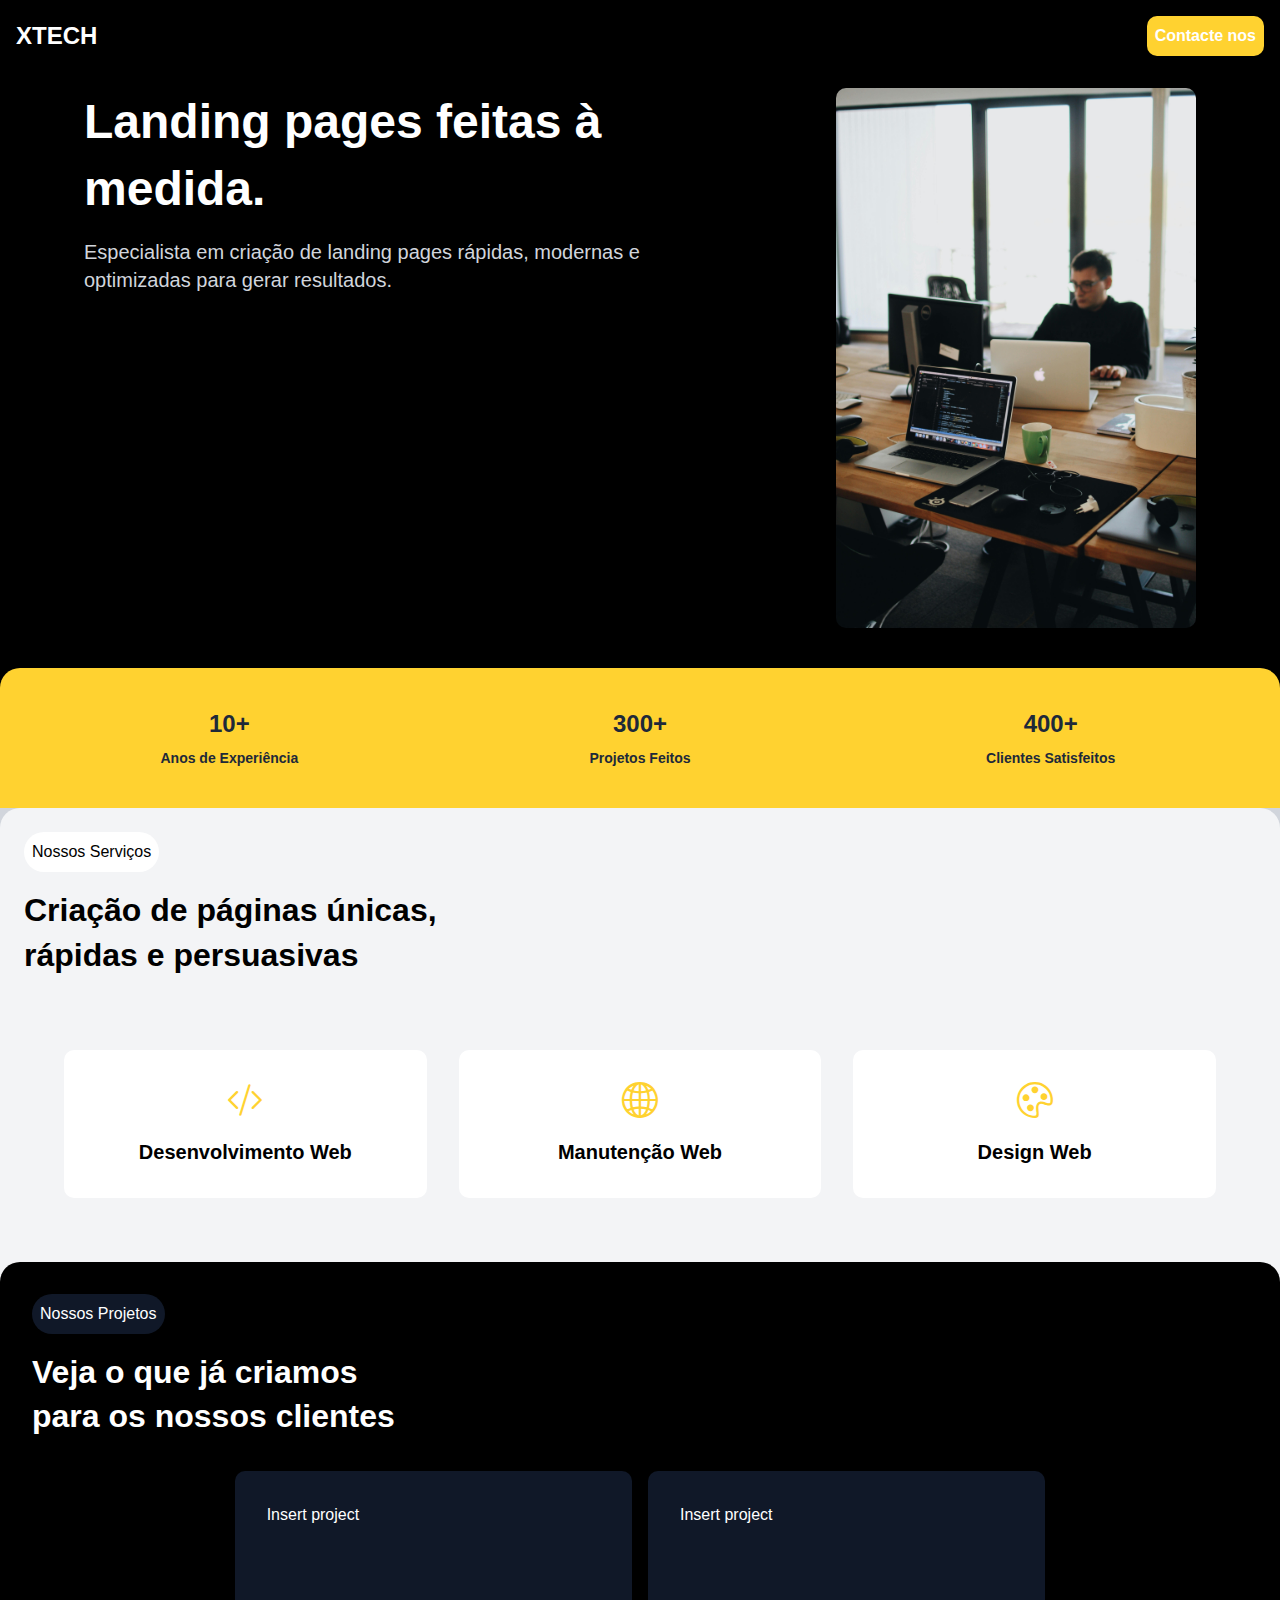
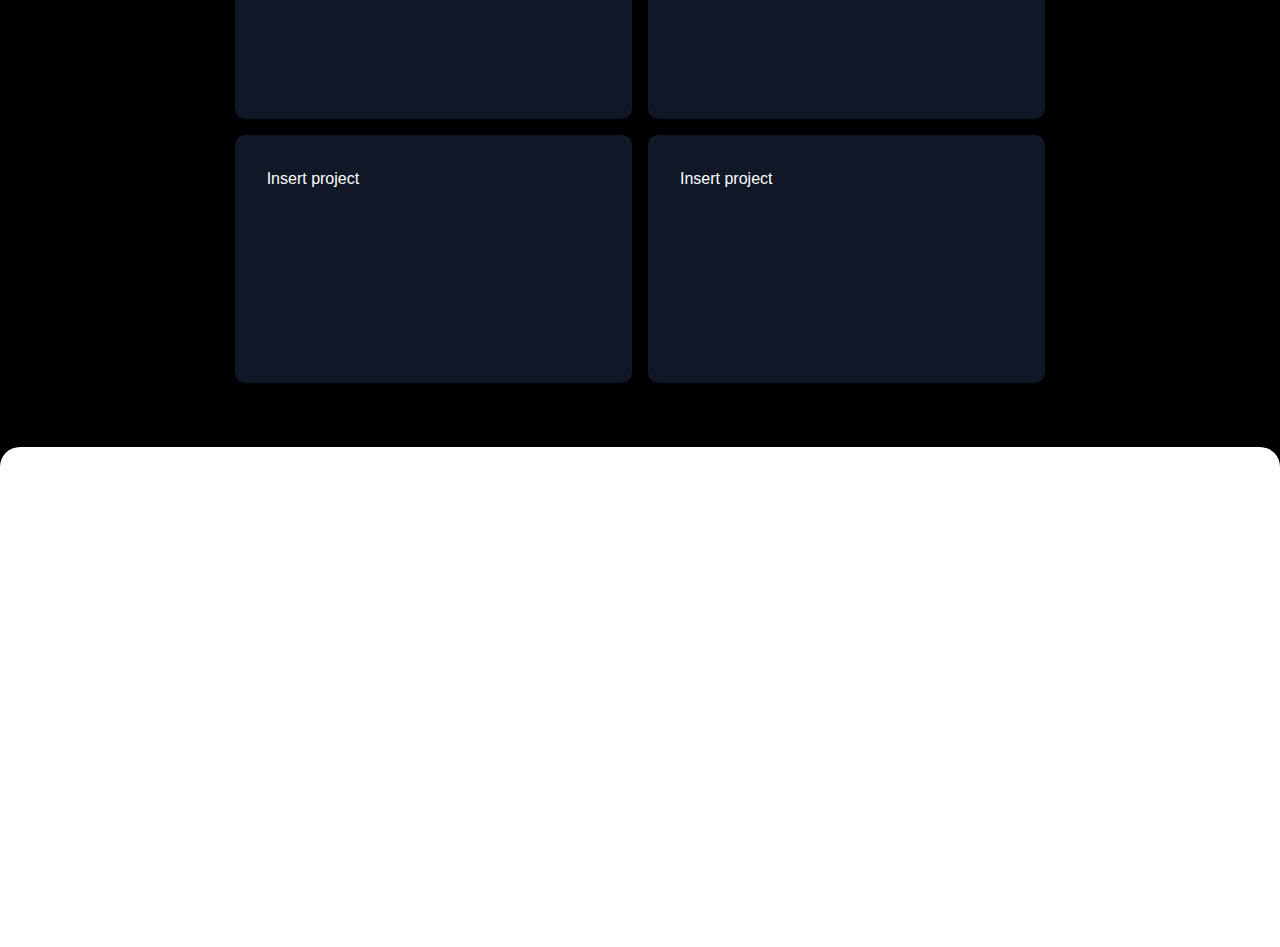
<file: index.html>
<!DOCTYPE html>
<html lang="en" class="scroll-smooth">
  <head>
    <meta charset="UTF-8">
    <meta name="author" content="Naheem Abasse">
    <meta name="viewport" content="width=device-width, initial-scale=1.0">

    <title>Tailwind practice</title>
    <link rel="stylesheet" href="./css/output.css">
    <link rel="stylesheet" href="https://cdn.jsdelivr.net/npm/bootstrap-icons@1.13.1/font/bootstrap-icons.min.css">
  </head>
  <body class="bg-black">
    <header class="flex flex-row justify-between items-center p-4 fixed  w-full top-0 left-0 z-50 bg-black text-white">
      <a href="#" class="font-bold font-poppins">
        <span class="font-bold font-poppins text-2xl">XTECH</span>
      </a>

      <a href="" class="bg-amber-300 p-2 rounded-[10px] font-poppins font-bold">
        Contacte nos
      </a>
    </header>

    <!--HERO SECTION-->
    <section class=" p-6 mt-16  text-white">
    
      <div class="flex flex-col gap-4 sm:flex-row sm:justify-around mb-4">
        <div class="sm:w-1/2 ">
          <h1 class="font-bold font-poppins text-5xl/[1.4] mb-4">
            Landing pages feitas à medida.
          </h1>
          <p class="font-inter text-xl text-gray-300 mb-4">Especialista em criação de landing pages rápidas, modernas e optimizadas para gerar resultados.</p>
        </div>
        
        <img src="hero-img.jpg" alt="" class="max-w-full max-h-[60vh] rounded-[10px]">
      </div>
    </section>

    <section class="flex gap-4 p-8 text-gray-800 bg-amber-300 rounded-t-[20px]">
        
          <div class="text-center rounded-lg p-2 flex flex-col gap-2 w-1/3">
            <span class="text-2xl font-bold font-poppins ">10+</span>
            <span class=" font-bold font-inter text-sm">Anos de Experiência</span>
          </div>


          <div class="text-center rounded-lg p-2 flex flex-col gap-2 w-1/3">
            <span class="text-2xl font-poppins font-bold ">300+</span>
            <span class="  font-bold font-inter text-sm">Projetos Feitos</span>
          </div>


          <div class="text-center rounded-lg p-2 flex flex-col gap-2 w-1/3">
            <span class="text-2xl font-bold font-poppins ">400+</span>
            <span class=" font-bold font-inter text-sm">Clientes Satisfeitos</span>
          </div>
          
        </section>
        <div class="bg-gray-300">      
      <!--SERVICE SECTION-->
      <section class="bg-gray-100 h-auto rounded-t-[20px] p-6">
          <h2 class="p-2 bg-white inline-block rounded-[20px] mb-4">Nossos Serviços</h2>
          <h1 class="font-bold text-[2rem]/[1.4] mb-8">Criação de páginas únicas, <br> rápidas e persuasivas</h1>
  
        <div class="p-10 grid grid-rows-3 gap-8 sm:grid-cols-2 sm:grid-rows-2  lg:grid-cols-3 lg:grid-rows-none text-center ">
          <div class="flex flex-col justify-center items-center p-8 gap-4 rounded-[10px] bg-white max-w-md">
            <i class="bi bi-code-slash text-4xl text-amber-300"></i>
            <p class="font-bold text-xl">Desenvolvimento Web</p>
          </div>
  
          <div class="flex flex-col justify-center items-center p-8 gap-4 rounded-[10px] bg-white max-w-md ">
            <i class="bi bi-globe2 text-4xl text-amber-300"></i>
            <p class="font-bold text-xl">Manutenção Web</p>
          </div>
  
          <div class="flex flex-col justify-center items-center p-8 gap-4 rounded-[10px] bg-white max-w-md">
            <i class="bi bi-palette text-4xl text-amber-300"></i>
            <p class="font-bold text-xl">Design Web</p>
          </div>
        </div>
      </section>
    </div>

    <div class="bg-gray-100 mb-8">
      <section class="p-8 h-auto rounded-t-[20px] text-white bg-black">
        <h2 class="p-2 bg-gray-900 inline-block rounded-[20px] mb-4">Nossos Projetos</h2>
        <h1 class="font-bold text-[2rem]/[1.4] mb-8">Veja o que já criamos <br>para  os nossos clientes</h1>

        <div class="grid gap-4 grid-rows-4 mx-auto my-0 w-2/3 sm:grid-rows-2 sm:grid-cols-2">
          <div class="p-8 bg-gray-900 h-62 rounded-[10px]">Insert project</div>
          <div class="p-8 bg-gray-900 h-62 rounded-[10px]">Insert project</div>
          <div class="p-8 bg-gray-900 h-62 rounded-[10px]">Insert project</div>
          <div class="p-8 bg-gray-900 h-62 rounded-[10px]">Insert project</div>
        </div> 
      </section>
    </div>

    <div class="bg-black">
      <section class="h-[500px] bg-white rounded-t-[20px]">
        
      </section>
    </div>
  </body>
</html>
</file>
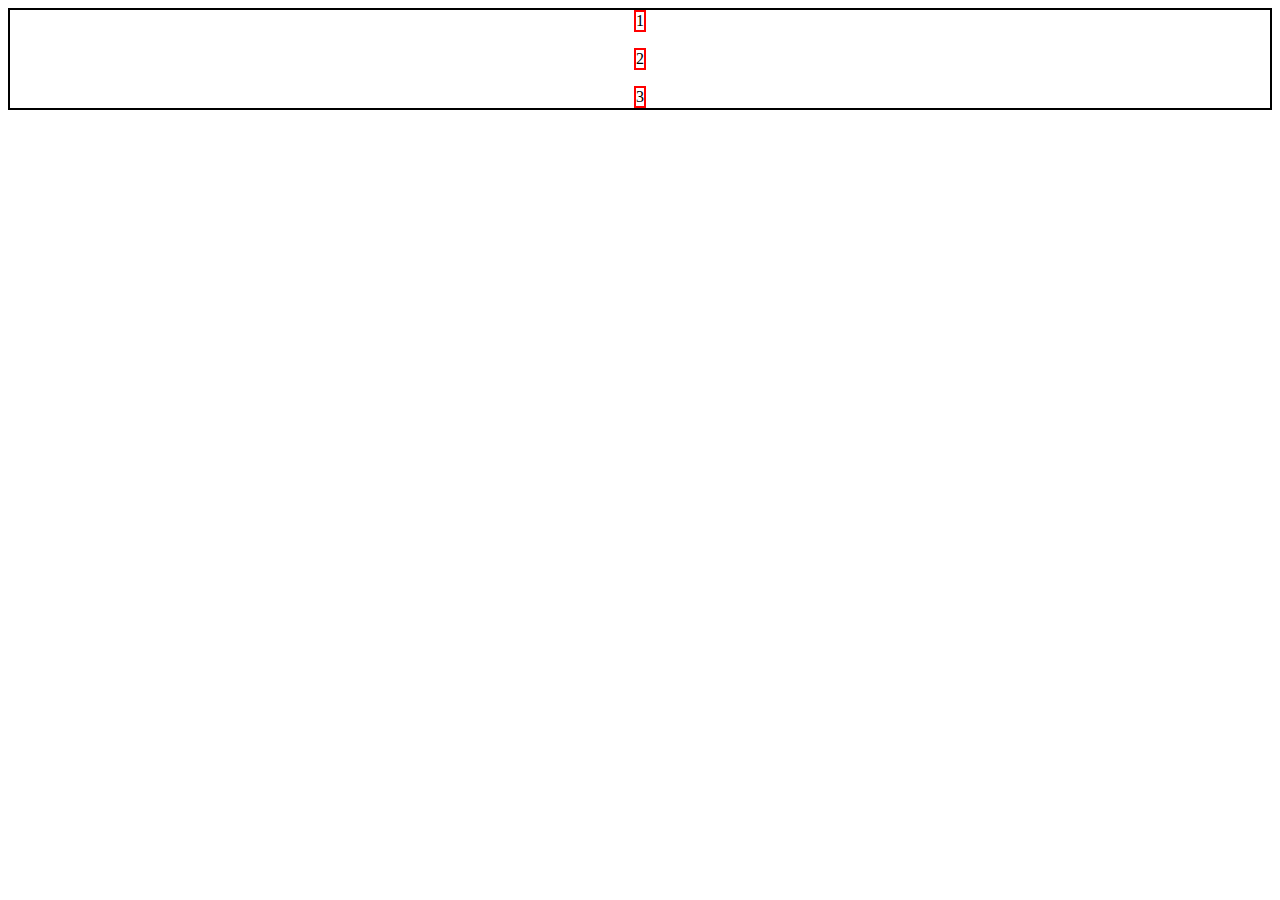
<file: test.html>
<!doctype html>
<html>
  <head>
    <style>
      .grid > div {
        border: 2px solid red;
        max-width: 100px;
      }

      .grid {
        display: grid;
        grid-template-rows: 1fr 1fr 1fr ;
        border: 2px solid;
        justify-content: center;
        gap: 1rem;
      }
    </style>
  </head>
  <body>
    <div class="grid">
      <div>1</div>
      <div>2</div>
      <div>3</div>
    </div>
  </body>
</html>
</file>
<file: css/output.css>
/*! tailwindcss v4.1.8 | MIT License | https://tailwindcss.com */
@layer properties;
@layer theme, base, components, utilities;
@layer theme {
  :root, :host {
    --font-sans: ui-sans-serif, system-ui, sans-serif, "Apple Color Emoji",
      "Segoe UI Emoji", "Segoe UI Symbol", "Noto Color Emoji";
    --font-mono: ui-monospace, SFMono-Regular, Menlo, Monaco, Consolas, "Liberation Mono",
      "Courier New", monospace;
    --color-red-400: oklch(70.4% 0.191 22.216);
    --color-red-500: oklch(63.7% 0.237 25.331);
    --color-amber-300: oklch(87.9% 0.169 91.605);
    --color-gray-100: oklch(96.7% 0.003 264.542);
    --color-gray-200: oklch(92.8% 0.006 264.531);
    --color-gray-300: oklch(87.2% 0.01 258.338);
    --color-gray-400: oklch(70.7% 0.022 261.325);
    --color-gray-500: oklch(55.1% 0.027 264.364);
    --color-gray-700: oklch(37.3% 0.034 259.733);
    --color-gray-800: oklch(27.8% 0.033 256.848);
    --color-gray-900: oklch(21% 0.034 264.665);
    --color-gray-950: oklch(13% 0.028 261.692);
    --color-black: #000;
    --color-white: #fff;
    --spacing: 0.25rem;
    --container-sm: 24rem;
    --container-md: 28rem;
    --container-lg: 32rem;
    --container-xl: 36rem;
    --container-2xl: 42rem;
    --container-3xl: 48rem;
    --text-sm: 0.875rem;
    --text-sm--line-height: calc(1.25 / 0.875);
    --text-base: 1rem;
    --text-base--line-height: calc(1.5 / 1);
    --text-xl: 1.25rem;
    --text-xl--line-height: calc(1.75 / 1.25);
    --text-2xl: 1.5rem;
    --text-2xl--line-height: calc(2 / 1.5);
    --text-4xl: 2.25rem;
    --text-4xl--line-height: calc(2.5 / 2.25);
    --text-5xl: 3rem;
    --text-5xl--line-height: 1;
    --font-weight-extralight: 200;
    --font-weight-semibold: 600;
    --font-weight-bold: 700;
    --radius-lg: 0.5rem;
    --default-font-family: var(--font-sans);
    --default-mono-font-family: var(--font-mono);
    --font-poppins: "Poppins", sans-serif;
    --font-inter: "Inter", sans-serif;
  }
}
@layer base {
  *, ::after, ::before, ::backdrop, ::file-selector-button {
    box-sizing: border-box;
    margin: 0;
    padding: 0;
    border: 0 solid;
  }
  html, :host {
    line-height: 1.5;
    -webkit-text-size-adjust: 100%;
    tab-size: 4;
    font-family: var(--default-font-family, ui-sans-serif, system-ui, sans-serif, "Apple Color Emoji", "Segoe UI Emoji", "Segoe UI Symbol", "Noto Color Emoji");
    font-feature-settings: var(--default-font-feature-settings, normal);
    font-variation-settings: var(--default-font-variation-settings, normal);
    -webkit-tap-highlight-color: transparent;
  }
  hr {
    height: 0;
    color: inherit;
    border-top-width: 1px;
  }
  abbr:where([title]) {
    -webkit-text-decoration: underline dotted;
    text-decoration: underline dotted;
  }
  h1, h2, h3, h4, h5, h6 {
    font-size: inherit;
    font-weight: inherit;
  }
  a {
    color: inherit;
    -webkit-text-decoration: inherit;
    text-decoration: inherit;
  }
  b, strong {
    font-weight: bolder;
  }
  code, kbd, samp, pre {
    font-family: var(--default-mono-font-family, ui-monospace, SFMono-Regular, Menlo, Monaco, Consolas, "Liberation Mono", "Courier New", monospace);
    font-feature-settings: var(--default-mono-font-feature-settings, normal);
    font-variation-settings: var(--default-mono-font-variation-settings, normal);
    font-size: 1em;
  }
  small {
    font-size: 80%;
  }
  sub, sup {
    font-size: 75%;
    line-height: 0;
    position: relative;
    vertical-align: baseline;
  }
  sub {
    bottom: -0.25em;
  }
  sup {
    top: -0.5em;
  }
  table {
    text-indent: 0;
    border-color: inherit;
    border-collapse: collapse;
  }
  :-moz-focusring {
    outline: auto;
  }
  progress {
    vertical-align: baseline;
  }
  summary {
    display: list-item;
  }
  ol, ul, menu {
    list-style: none;
  }
  img, svg, video, canvas, audio, iframe, embed, object {
    display: block;
    vertical-align: middle;
  }
  img, video {
    max-width: 100%;
    height: auto;
  }
  button, input, select, optgroup, textarea, ::file-selector-button {
    font: inherit;
    font-feature-settings: inherit;
    font-variation-settings: inherit;
    letter-spacing: inherit;
    color: inherit;
    border-radius: 0;
    background-color: transparent;
    opacity: 1;
  }
  :where(select:is([multiple], [size])) optgroup {
    font-weight: bolder;
  }
  :where(select:is([multiple], [size])) optgroup option {
    padding-inline-start: 20px;
  }
  ::file-selector-button {
    margin-inline-end: 4px;
  }
  ::placeholder {
    opacity: 1;
  }
  @supports (not (-webkit-appearance: -apple-pay-button))  or (contain-intrinsic-size: 1px) {
    ::placeholder {
      color: currentcolor;
      @supports (color: color-mix(in lab, red, red)) {
        color: color-mix(in oklab, currentcolor 50%, transparent);
      }
    }
  }
  textarea {
    resize: vertical;
  }
  ::-webkit-search-decoration {
    -webkit-appearance: none;
  }
  ::-webkit-date-and-time-value {
    min-height: 1lh;
    text-align: inherit;
  }
  ::-webkit-datetime-edit {
    display: inline-flex;
  }
  ::-webkit-datetime-edit-fields-wrapper {
    padding: 0;
  }
  ::-webkit-datetime-edit, ::-webkit-datetime-edit-year-field, ::-webkit-datetime-edit-month-field, ::-webkit-datetime-edit-day-field, ::-webkit-datetime-edit-hour-field, ::-webkit-datetime-edit-minute-field, ::-webkit-datetime-edit-second-field, ::-webkit-datetime-edit-millisecond-field, ::-webkit-datetime-edit-meridiem-field {
    padding-block: 0;
  }
  :-moz-ui-invalid {
    box-shadow: none;
  }
  button, input:where([type="button"], [type="reset"], [type="submit"]), ::file-selector-button {
    appearance: button;
  }
  ::-webkit-inner-spin-button, ::-webkit-outer-spin-button {
    height: auto;
  }
  [hidden]:where(:not([hidden="until-found"])) {
    display: none !important;
  }
}
@layer utilities {
  .fixed {
    position: fixed;
  }
  .top-0 {
    top: calc(var(--spacing) * 0);
  }
  .left-0 {
    left: calc(var(--spacing) * 0);
  }
  .z-50 {
    z-index: 50;
  }
  .mx-auto {
    margin-inline: auto;
  }
  .my-0 {
    margin-block: calc(var(--spacing) * 0);
  }
  .mt-16 {
    margin-top: calc(var(--spacing) * 16);
  }
  .mb-4 {
    margin-bottom: calc(var(--spacing) * 4);
  }
  .mb-8 {
    margin-bottom: calc(var(--spacing) * 8);
  }
  .flex {
    display: flex;
  }
  .grid {
    display: grid;
  }
  .inline-block {
    display: inline-block;
  }
  .table {
    display: table;
  }
  .size-1 {
    width: calc(var(--spacing) * 1);
    height: calc(var(--spacing) * 1);
  }
  .size-1\/2 {
    width: calc(1/2 * 100%);
    height: calc(1/2 * 100%);
  }
  .size-full {
    width: 100%;
    height: 100%;
  }
  .h-62 {
    height: calc(var(--spacing) * 62);
  }
  .h-72 {
    height: calc(var(--spacing) * 72);
  }
  .h-96 {
    height: calc(var(--spacing) * 96);
  }
  .h-\[500px\] {
    height: 500px;
  }
  .h-auto {
    height: auto;
  }
  .h-full {
    height: 100%;
  }
  .max-h-\[60vh\] {
    max-height: 60vh;
  }
  .w-1 {
    width: calc(var(--spacing) * 1);
  }
  .w-1\/3 {
    width: calc(1/3 * 100%);
  }
  .w-2 {
    width: calc(var(--spacing) * 2);
  }
  .w-2\/3 {
    width: calc(2/3 * 100%);
  }
  .w-3 {
    width: calc(var(--spacing) * 3);
  }
  .w-3\/4 {
    width: calc(3/4 * 100%);
  }
  .w-7 {
    width: calc(var(--spacing) * 7);
  }
  .w-72 {
    width: calc(var(--spacing) * 72);
  }
  .w-96 {
    width: calc(var(--spacing) * 96);
  }
  .w-full {
    width: 100%;
  }
  .max-w-full {
    max-width: 100%;
  }
  .max-w-md {
    max-width: var(--container-md);
  }
  .max-w-sm {
    max-width: var(--container-sm);
  }
  .border-collapse {
    border-collapse: collapse;
  }
  .resize {
    resize: both;
  }
  .grid-cols-1 {
    grid-template-columns: repeat(1, minmax(0, 1fr));
  }
  .grid-cols-none {
    grid-template-columns: none;
  }
  .grid-rows-2 {
    grid-template-rows: repeat(2, minmax(0, 1fr));
  }
  .grid-rows-3 {
    grid-template-rows: repeat(3, minmax(0, 1fr));
  }
  .grid-rows-4 {
    grid-template-rows: repeat(4, minmax(0, 1fr));
  }
  .flex-col {
    flex-direction: column;
  }
  .flex-row {
    flex-direction: row;
  }
  .place-content-center {
    place-content: center;
  }
  .items-center {
    align-items: center;
  }
  .justify-between {
    justify-content: space-between;
  }
  .justify-center {
    justify-content: center;
  }
  .gap-2 {
    gap: calc(var(--spacing) * 2);
  }
  .gap-4 {
    gap: calc(var(--spacing) * 4);
  }
  .gap-8 {
    gap: calc(var(--spacing) * 8);
  }
  .gap-y-80 {
    row-gap: calc(var(--spacing) * 80);
  }
  .scroll-smooth {
    scroll-behavior: smooth;
  }
  .rounded-\[10px\] {
    border-radius: 10px;
  }
  .rounded-\[20px\] {
    border-radius: 20px;
  }
  .rounded-lg {
    border-radius: var(--radius-lg);
  }
  .rounded-t-\[10px\] {
    border-top-left-radius: 10px;
    border-top-right-radius: 10px;
  }
  .rounded-t-\[15px\] {
    border-top-left-radius: 15px;
    border-top-right-radius: 15px;
  }
  .rounded-t-\[20px\] {
    border-top-left-radius: 20px;
    border-top-right-radius: 20px;
  }
  .border {
    border-style: var(--tw-border-style);
    border-width: 1px;
  }
  .border-2 {
    border-style: var(--tw-border-style);
    border-width: 2px;
  }
  .bg-amber-300 {
    background-color: var(--color-amber-300);
  }
  .bg-black {
    background-color: var(--color-black);
  }
  .bg-gray-100 {
    background-color: var(--color-gray-100);
  }
  .bg-gray-300 {
    background-color: var(--color-gray-300);
  }
  .bg-gray-900 {
    background-color: var(--color-gray-900);
  }
  .bg-white {
    background-color: var(--color-white);
  }
  .p-1 {
    padding: calc(var(--spacing) * 1);
  }
  .p-2 {
    padding: calc(var(--spacing) * 2);
  }
  .p-4 {
    padding: calc(var(--spacing) * 4);
  }
  .p-6 {
    padding: calc(var(--spacing) * 6);
  }
  .p-8 {
    padding: calc(var(--spacing) * 8);
  }
  .p-10 {
    padding: calc(var(--spacing) * 10);
  }
  .text-center {
    text-align: center;
  }
  .font-inter {
    font-family: var(--font-inter);
  }
  .font-poppins {
    font-family: var(--font-poppins);
  }
  .text-2xl {
    font-size: var(--text-2xl);
    line-height: var(--tw-leading, var(--text-2xl--line-height));
  }
  .text-4xl {
    font-size: var(--text-4xl);
    line-height: var(--tw-leading, var(--text-4xl--line-height));
  }
  .text-5xl {
    font-size: var(--text-5xl);
    line-height: var(--tw-leading, var(--text-5xl--line-height));
  }
  .text-5xl\/\[1\.4\] {
    font-size: var(--text-5xl);
    line-height: 1.4;
  }
  .text-\[2rem\]\/\[1\.4\] {
    font-size: 2rem;
    line-height: 1.4;
  }
  .text-sm {
    font-size: var(--text-sm);
    line-height: var(--tw-leading, var(--text-sm--line-height));
  }
  .text-xl {
    font-size: var(--text-xl);
    line-height: var(--tw-leading, var(--text-xl--line-height));
  }
  .font-bold {
    --tw-font-weight: var(--font-weight-bold);
    font-weight: var(--font-weight-bold);
  }
  .text-amber-300 {
    color: var(--color-amber-300);
  }
  .text-black {
    color: var(--color-black);
  }
  .text-gray-300 {
    color: var(--color-gray-300);
  }
  .text-gray-700 {
    color: var(--color-gray-700);
  }
  .text-gray-800 {
    color: var(--color-gray-800);
  }
  .text-white {
    color: var(--color-white);
  }
  .underline {
    text-decoration-line: underline;
  }
  .outline {
    outline-style: var(--tw-outline-style);
    outline-width: 1px;
  }
  .sm\:w-1\/2 {
    @media (width >= 40rem) {
      width: calc(1/2 * 100%);
    }
  }
  .sm\:max-w-2\/3 {
    @media (width >= 40rem) {
      max-width: calc(2/3 * 100%);
    }
  }
  .sm\:grid-cols-2 {
    @media (width >= 40rem) {
      grid-template-columns: repeat(2, minmax(0, 1fr));
    }
  }
  .sm\:grid-rows-2 {
    @media (width >= 40rem) {
      grid-template-rows: repeat(2, minmax(0, 1fr));
    }
  }
  .sm\:flex-row {
    @media (width >= 40rem) {
      flex-direction: row;
    }
  }
  .sm\:justify-around {
    @media (width >= 40rem) {
      justify-content: space-around;
    }
  }
  .sm\:border-2 {
    @media (width >= 40rem) {
      border-style: var(--tw-border-style);
      border-width: 2px;
    }
  }
  .lg\:mx-auto {
    @media (width >= 64rem) {
      margin-inline: auto;
    }
  }
  .lg\:my-0 {
    @media (width >= 64rem) {
      margin-block: calc(var(--spacing) * 0);
    }
  }
  .lg\:grid {
    @media (width >= 64rem) {
      display: grid;
    }
  }
  .lg\:w-2\/3 {
    @media (width >= 64rem) {
      width: calc(2/3 * 100%);
    }
  }
  .lg\:max-w-2\/3 {
    @media (width >= 64rem) {
      max-width: calc(2/3 * 100%);
    }
  }
  .lg\:grid-cols-2 {
    @media (width >= 64rem) {
      grid-template-columns: repeat(2, minmax(0, 1fr));
    }
  }
  .lg\:grid-cols-3 {
    @media (width >= 64rem) {
      grid-template-columns: repeat(3, minmax(0, 1fr));
    }
  }
  .lg\:grid-rows-2 {
    @media (width >= 64rem) {
      grid-template-rows: repeat(2, minmax(0, 1fr));
    }
  }
  .lg\:grid-rows-none {
    @media (width >= 64rem) {
      grid-template-rows: none;
    }
  }
  .lg\:content-center {
    @media (width >= 64rem) {
      align-content: center;
    }
  }
  .lg\:items-center {
    @media (width >= 64rem) {
      align-items: center;
    }
  }
  .lg\:justify-center {
    @media (width >= 64rem) {
      justify-content: center;
    }
  }
}
@import url('https://fonts.googleapis.com/css2?family=Inter:ital,opsz,wght@0,14..32,100..900;1,14..32,100..900&family=Poppins:ital,wght@0,100;0,200;0,300;0,400;0,500;0,600;0,700;0,800;0,900;1,100;1,200;1,300;1,400;1,500;1,600;1,700;1,800;1,900&display=swap');
* {
  font-family: "Inter", sans-serif;
}
h1, h2, h3, a {
  font-family: "Poppins", sans-serif;
}
@property --tw-border-style {
  syntax: "*";
  inherits: false;
  initial-value: solid;
}
@property --tw-font-weight {
  syntax: "*";
  inherits: false;
}
@property --tw-outline-style {
  syntax: "*";
  inherits: false;
  initial-value: solid;
}
@layer properties {
  @supports ((-webkit-hyphens: none) and (not (margin-trim: inline))) or ((-moz-orient: inline) and (not (color:rgb(from red r g b)))) {
    *, ::before, ::after, ::backdrop {
      --tw-border-style: solid;
      --tw-font-weight: initial;
      --tw-outline-style: solid;
    }
  }
}
</file>
